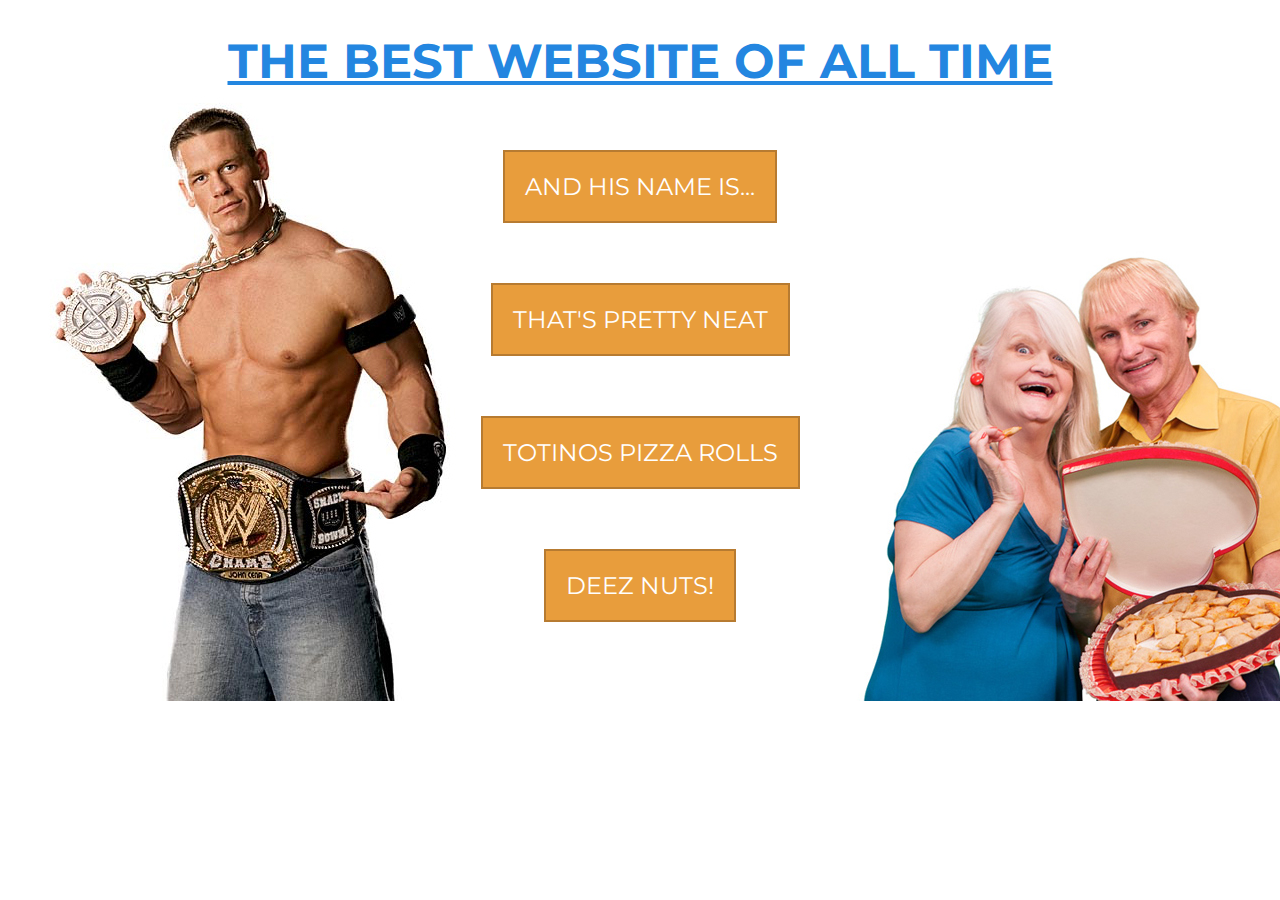
<file: index.html>
<!DOCTYPE html>
<html>
<head>
    <title>Practice</title>
    <link href='https://fonts.googleapis.com/css?family=Montserrat:400,700' rel='stylesheet' type='text/css'>
    <meta http-equiv="Content-Type" content="text/html; charset=UTF-8" />
    <link rel="stylesheet" type="text/css" href="style.css">
    <script src="https://ajax.googleapis.com/ajax/libs/jquery/1.11.3/jquery.min.js"></script>
</head>
<body>
<h1 id="logo">The Best Website Of All Time</h1>
<div id='boom1'>
<button>And His Name Is...</button>
</div>
<div id='boom2'>
<button>That's Pretty Neat</button>
</div>
<div id='boom3'>
<button>Totinos Pizza rolls</button>
</div>
<div id='boom4'>
<button>Deez Nuts!</button>
</div>
    
<audio id="jcena" preload="auto">
    <source src="http://www.myinstants.com/media/sounds/and-his-name-is-john-cena-1.mp3"></source>
</audio>
    
<audio id="neat" preload="auto">
    <source src="http://www.myinstants.com/media/sounds/how-neat-is-that.mp3"></source>
</audio>

<audio id="rolls" preload="auto">
    <source src='pizzaboy.mp3'></source>
</audio>

<audio id="nuts" preload="auto">
    <source src="http://www.myinstants.com/media/sounds/deez-nuts-got-eem-original-vine-mp3cut.mp3"></source>
</audio>
       

    <script type="text/javascript">
        var cena = $('#jcena')[0];
        var neato = $('#neat')[0];
        var pizza = $('#rolls')[0];
        var deez = $('#nuts')[0];
        $('document').ready(function() {
            $('#boom1').click(function() {
                cena.play();
            });
        });
        $('document').ready(function() {
            $('#boom2').click(function() {
                neato.play();
            });
        });
        $('document').ready(function() {
            $('#boom3').click(function() {
                pizza.play();
            });
        });
        $('document').ready(function() {
            $('#boom4').click(function() {
                deez.play();
            });
        });
            
    </script>
    
</body>
</html>
</file>
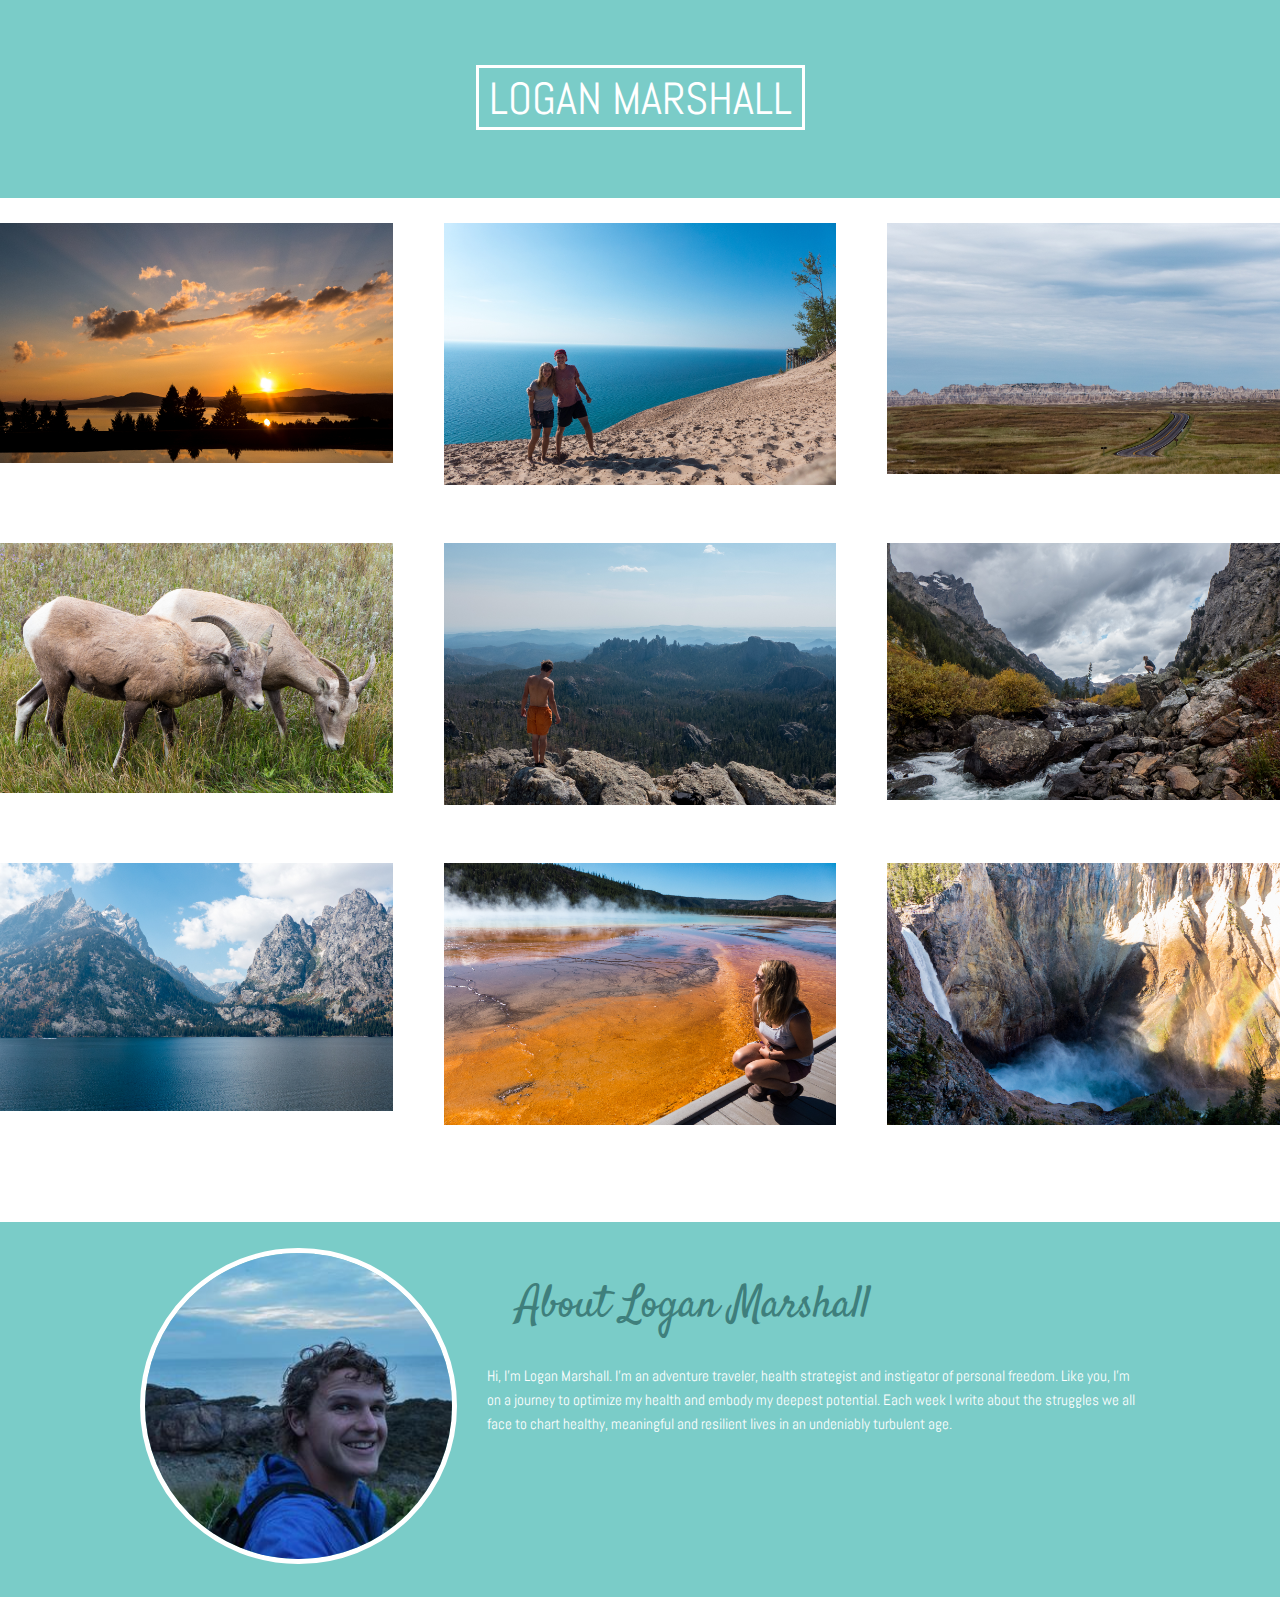
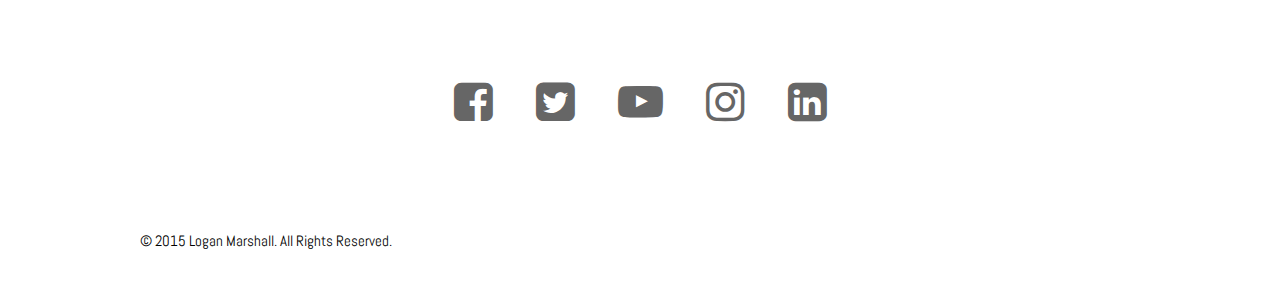
<file: responsive/index.html>
<!DOCTYPE html>
<html lang="en">
<head>

  <!-- Basic Page Needs
  –––––––––––––––––––––––––––––––––––––––––––––––––– -->
  <meta charset="utf-8">
  <title>Logan Marshall | Do Epic Shit</title>
  <meta name="description" content="Portfolio for photographer Logan Marshall">
  <meta name="author" content="Logan Marshall">

  <!-- Mobile Specific Metas
  –––––––––––––––––––––––––––––––––––––––––––––––––– -->
  <meta name="viewport" content="width=device-width, initial-scale=1">

  <!-- FONT
  –––––––––––––––––––––––––––––––––––––––––––––––––– -->
  <link href='https://fonts.googleapis.com/css?family=Abel' rel='stylesheet' type='text/css'>
  <link href='https://fonts.googleapis.com/css?family=Satisfy' rel='stylesheet' type='text/css'>

  <!-- CSS
  –––––––––––––––––––––––––––––––––––––––––––––––––– -->
  <link rel="stylesheet" href="css/normalize.css">
  <link rel="stylesheet" href="css/skeleton.css">
  <link rel="stylesheet" href="css/style.css">
  <link rel="stylesheet" href="https://maxcdn.bootstrapcdn.com/font-awesome/4.4.0/css/font-awesome.min.css">
  <link rel="stylesheet" href="css/popup.css">
    
  <!-- Scripts
  –––––––––––––––––––––––––––––––––––––––––––––––––– -->
  <script src="https://ajax.googleapis.com/ajax/libs/jquery/2.1.3/jquery.min.js"></script>

  <!-- Favicon
  –––––––––––––––––––––––––––––––––––––––––––––––––– -->
  <link rel="icon" type="image/png" href="images/favicon.png">

</head>
    
<body>

<header class="main_nav green">
    <div class="container">
        <div class="twelve columns">
            <div class="logo"><a href="#">LOGAN MARSHALL</a></div>
        </div>
    </div>
</header>
    
<div class="container_main">
    
    <div class="row">
        <div class="four columns portfolio">
            <a class="image-link" href="images/rangeley.jpg"><img src="images/rangeley.jpg"/></a>
        </div>
        <div class="four columns portfolio">
             <a class="image-link" href="images/dunes.jpg"><img src="images/dunes.jpg"/></a>
        </div>
        <div class="four columns portfolio">
            <a class="image-link" href="images/badlands.jpg"><img src="images/badlands.jpg"/></a>
        </div>
    </div>
    
    <div class="row">
        <div class="four columns portfolio">
            <a class="image-link" href="images/sheep.jpg"><img src="images/sheep.jpg"/></a>
        </div>
        <div class="four columns portfolio">
            <a class="image-link" href="images/blackhills.jpg"><img src="images/blackhills.jpg"/></a>
        </div>
        <div class="four columns portfolio">
            <a class="image-link" href="images/tetons.jpg"><img src="images/tetons.jpg"/></a>
        </div>
    </div>
    
    <div class="row" style="margin-bottom: 5%">
        <div class="four columns portfolio">
            <a class="image-link" href="images/lake.jpg"><img src="images/lake.jpg"/></a>
        </div>
        <div class="four columns portfolio">
            <a class="image-link" href="images/pools.jpg"><img src="images/pools.jpg"/></a>
        </div>
        <div class="four columns portfolio">
            <a class="image-link" href="images/yellow.jpg"><img src="images/yellow.jpg"/></a>
        </div>
    </div>
    
</div> <!--CONTAINER-->
    
<div class="row green">
    <div class="container">
        <div class="four columns">
            <img class="avatar" src="images/Logan.jpg"/>
        </div>
        <div class="eight columns">
            <h2 class="bio">About Logan Marshall</h2>
            <p class="bio">Hi, I'm Logan Marshall. I'm an adventure traveler, health strategist and instigator of personal freedom. Like you, I'm on a journey to optimize my health and embody my deepest potential. Each week I write about the struggles we all face to chart healthy, meaningful and resilient lives in an undeniably turbulent age.</p>
        </div>
    </div>
</div> <!--GREEN FEATURE ROW--> 
    
<footer>
    <div class="container">
        <div class="row twelve columns">
            <ul class="social">
                <li class="facebook"><a href="#"><i class="fa fa-facebook-square"></i></a></li>
                <li class="twitter"><a href="#"><i class="fa fa-twitter-square"></i></a></li>
                <li class="youtube"><a href="#"><i class="fa fa-youtube-play"></i></a></li>
                <li class="instagram"><a href="#"><i class="fa fa-instagram"></i></a></li>
                <li class="linked-in"><a href="#"><i class="fa fa-linkedin-square"></i></a></li>
            </ul>
        </div>
        <div class="row twelve columns">
            <p class="copyright">&copy; 2015 Logan Marshall. All Rights Reserved.</p>
        </div>
    </div>
</footer>  
    
    
<!-- End Document
  –––––––––––––––––––––––––––––––––––––––––––––––––– -->
<script src="scripts/magnific-popup.js"></script>
<script type="text/javascript">
    // Initialize popup as usual
$('.image-link').magnificPopup({
  type: 'image',
  mainClass: 'mfp-with-zoom', // this class is for CSS animation below

  zoom: {
    enabled: true, // By default it's false, so don't forget to enable it

    duration: 300, // duration of the effect, in milliseconds
    easing: 'ease-in-out', // CSS transition easing function

    // The "opener" function should return the element from which popup will be zoomed in
    // and to which popup will be scaled down
    // By defailt it looks for an image tag:
    opener: function(openerElement) {
      // openerElement is the element on which popup was initialized, in this case its <a> tag
      // you don't need to add "opener" option if this code matches your needs, it's defailt one.
      return openerElement.is('img') ? openerElement : openerElement.find('img');
    }
  }

});
</script>
</body>
</html>
</file>
<file: style.css>
@charset "UTF-8";

body {
    background-image: url("epic.jpg");
    background-repeat: no-repeat;
}

.bg2 
{
  background-image: url(/another/image/url/there.jpg);
}

#knock {
    text-align: center;
    margin-top: 20%;
}

#boom1, #boom2, #boom3, #boom4 {
    text-align: center;
    margin-top: 60px;
}

#logo {
    text-align: center;
    text-transform: uppercase;
    color: #2386E0;
    font-family: 'Montserrat', sans-serif;
    font-weight: 700;
    text-decoration: underline;
    font-size: 3em;
}

button {
    border: 2px solid #b77b31;
    outline: 0;
    font-size: 1.5em;
    background-color: #E89D3C;
    padding: 20px;
    text-transform: uppercase;
    color: #fff;
    font-family: 'Montserrat', sans-serif;
}

button:hover {
    background-color: #b77b31;
}
</file>
<file: responsive/css/skeleton.css>
/*
* Skeleton V2.0.4
* Copyright 2014, Dave Gamache
* www.getskeleton.com
* Free to use under the MIT license.
* http://www.opensource.org/licenses/mit-license.php
* 12/29/2014
*/


/* Table of contents
––––––––––––––––––––––––––––––––––––––––––––––––––
- Grid
- Base Styles
- Typography
- Links
- Buttons
- Forms
- Lists
- Code
- Tables
- Spacing
- Utilities
- Clearing
- Media Queries
*/


/* Grid
–––––––––––––––––––––––––––––––––––––––––––––––––– */
.container {
  position: relative;
  width: 100%;
  max-width: 1000px;
  margin: 0 auto;
  padding: 0 20px;
  box-sizing: border-box; }
.column,
.columns {
  width: 100%;
  float: left;
  box-sizing: border-box; }

/* For devices larger than 400px */
@media (min-width: 400px) {
  .container {
    width: 85%;
    padding: 0; }
}

/* For devices larger than 550px */
@media (min-width: 550px) {
  .container {
    width: 80%; }
  .column,
  .columns {
    margin-left: 4%; }
  .column:first-child,
  .columns:first-child {
    margin-left: 0; }

  .one.column,
  .one.columns                    { width: 4.66666666667%; }
  .two.columns                    { width: 13.3333333333%; }
  .three.columns                  { width: 22%;            }
  .four.columns                   { width: 30.6666666667%; }
  .five.columns                   { width: 39.3333333333%; }
  .six.columns                    { width: 48%;            }
  .seven.columns                  { width: 56.6666666667%; }
  .eight.columns                  { width: 65.3333333333%; }
  .nine.columns                   { width: 74.0%;          }
  .ten.columns                    { width: 82.6666666667%; }
  .eleven.columns                 { width: 91.3333333333%; }
  .twelve.columns                 { width: 100%; margin-left: 0; }

  .one-third.column               { width: 30.6666666667%; }
  .two-thirds.column              { width: 65.3333333333%; }

  .one-half.column                { width: 48%; }

  /* Offsets */
  .offset-by-one.column,
  .offset-by-one.columns          { margin-left: 8.66666666667%; }
  .offset-by-two.column,
  .offset-by-two.columns          { margin-left: 17.3333333333%; }
  .offset-by-three.column,
  .offset-by-three.columns        { margin-left: 26%;            }
  .offset-by-four.column,
  .offset-by-four.columns         { margin-left: 34.6666666667%; }
  .offset-by-five.column,
  .offset-by-five.columns         { margin-left: 43.3333333333%; }
  .offset-by-six.column,
  .offset-by-six.columns          { margin-left: 52%;            }
  .offset-by-seven.column,
  .offset-by-seven.columns        { margin-left: 60.6666666667%; }
  .offset-by-eight.column,
  .offset-by-eight.columns        { margin-left: 69.3333333333%; }
  .offset-by-nine.column,
  .offset-by-nine.columns         { margin-left: 78.0%;          }
  .offset-by-ten.column,
  .offset-by-ten.columns          { margin-left: 86.6666666667%; }
  .offset-by-eleven.column,
  .offset-by-eleven.columns       { margin-left: 95.3333333333%; }

  .offset-by-one-third.column,
  .offset-by-one-third.columns    { margin-left: 34.6666666667%; }
  .offset-by-two-thirds.column,
  .offset-by-two-thirds.columns   { margin-left: 69.3333333333%; }

  .offset-by-one-half.column,
  .offset-by-one-half.columns     { margin-left: 52%; }

}


/* Base Styles
–––––––––––––––––––––––––––––––––––––––––––––––––– */
/* NOTE
html is set to 62.5% so that all the REM measurements throughout Skeleton
are based on 10px sizing. So basically 1.5rem = 15px :) */
html {
  font-size: 62.5%; }
body {
  font-size: 1.5em; /* currently ems cause chrome bug misinterpreting rems on body element */
  line-height: 1.6;
  font-weight: 400;
  font-family: "Raleway", "HelveticaNeue", "Helvetica Neue", Helvetica, Arial, sans-serif;
  color: #222; }


/* Typography
–––––––––––––––––––––––––––––––––––––––––––––––––– */
h1, h2, h3, h4, h5, h6 {
  margin-top: 0;
  margin-bottom: 2rem;
  font-weight: 300; }
h1 { font-size: 4.0rem; line-height: 1.2;  letter-spacing: -.1rem;}
h2 { font-size: 3.6rem; line-height: 1.25; letter-spacing: -.1rem; }
h3 { font-size: 3.0rem; line-height: 1.3;  letter-spacing: -.1rem; }
h4 { font-size: 2.4rem; line-height: 1.35; letter-spacing: -.08rem; }
h5 { font-size: 1.8rem; line-height: 1.5;  letter-spacing: -.05rem; }
h6 { font-size: 1.5rem; line-height: 1.6;  letter-spacing: 0; }

/* Larger than phablet */
@media (min-width: 550px) {
  h1 { font-size: 5.0rem; }
  h2 { font-size: 4.2rem; }
  h3 { font-size: 3.6rem; }
  h4 { font-size: 3.0rem; }
  h5 { font-size: 2.4rem; }
  h6 { font-size: 1.5rem; }
}

p {
  margin-top: 0; }


/* Links
–––––––––––––––––––––––––––––––––––––––––––––––––– */
a {
  color: #1EAEDB; }
a:hover {
  color: #0FA0CE; }


/* Buttons
–––––––––––––––––––––––––––––––––––––––––––––––––– */
.button,
button,
input[type="submit"],
input[type="reset"],
input[type="button"] {
  display: inline-block;
  height: 38px;
  padding: 0 30px;
  color: #555;
  text-align: center;
  font-size: 11px;
  font-weight: 600;
  line-height: 38px;
  letter-spacing: .1rem;
  text-transform: uppercase;
  text-decoration: none;
  white-space: nowrap;
  background-color: transparent;
  border-radius: 4px;
  border: 1px solid #bbb;
  cursor: pointer;
  box-sizing: border-box; }
.button:hover,
button:hover,
input[type="submit"]:hover,
input[type="reset"]:hover,
input[type="button"]:hover,
.button:focus,
button:focus,
input[type="submit"]:focus,
input[type="reset"]:focus,
input[type="button"]:focus {
  color: #333;
  border-color: #888;
  outline: 0; }
.button.button-primary,
button.button-primary,
input[type="submit"].button-primary,
input[type="reset"].button-primary,
input[type="button"].button-primary {
  color: #FFF;
  background-color: #33C3F0;
  border-color: #33C3F0; }
.button.button-primary:hover,
button.button-primary:hover,
input[type="submit"].button-primary:hover,
input[type="reset"].button-primary:hover,
input[type="button"].button-primary:hover,
.button.button-primary:focus,
button.button-primary:focus,
input[type="submit"].button-primary:focus,
input[type="reset"].button-primary:focus,
input[type="button"].button-primary:focus {
  color: #FFF;
  background-color: #1EAEDB;
  border-color: #1EAEDB; }


/* Forms
–––––––––––––––––––––––––––––––––––––––––––––––––– */
input[type="email"],
input[type="number"],
input[type="search"],
input[type="text"],
input[type="tel"],
input[type="url"],
input[type="password"],
textarea,
select {
  height: 38px;
  padding: 6px 10px; /* The 6px vertically centers text on FF, ignored by Webkit */
  background-color: #fff;
  border: 1px solid #D1D1D1;
  border-radius: 4px;
  box-shadow: none;
  box-sizing: border-box; }
/* Removes awkward default styles on some inputs for iOS */
input[type="email"],
input[type="number"],
input[type="search"],
input[type="text"],
input[type="tel"],
input[type="url"],
input[type="password"],
textarea {
  -webkit-appearance: none;
     -moz-appearance: none;
          appearance: none; }
textarea {
  min-height: 65px;
  padding-top: 6px;
  padding-bottom: 6px; }
input[type="email"]:focus,
input[type="number"]:focus,
input[type="search"]:focus,
input[type="text"]:focus,
input[type="tel"]:focus,
input[type="url"]:focus,
input[type="password"]:focus,
textarea:focus,
select:focus {
  border: 1px solid #33C3F0;
  outline: 0; }
label,
legend {
  display: block;
  margin-bottom: .5rem;
  font-weight: 600; }
fieldset {
  padding: 0;
  border-width: 0; }
input[type="checkbox"],
input[type="radio"] {
  display: inline; }
label > .label-body {
  display: inline-block;
  margin-left: .5rem;
  font-weight: normal; }


/* Lists
–––––––––––––––––––––––––––––––––––––––––––––––––– */
ul {
  list-style: circle inside; }
ol {
  list-style: decimal inside; }
ol, ul {
  padding-left: 0;
  margin-top: 0; }
ul ul,
ul ol,
ol ol,
ol ul {
  margin: 1.5rem 0 1.5rem 3rem;
  font-size: 90%; }
li {
  margin-bottom: 1rem; }


/* Code
–––––––––––––––––––––––––––––––––––––––––––––––––– */
code {
  padding: .2rem .5rem;
  margin: 0 .2rem;
  font-size: 90%;
  white-space: nowrap;
  background: #F1F1F1;
  border: 1px solid #E1E1E1;
  border-radius: 4px; }
pre > code {
  display: block;
  padding: 1rem 1.5rem;
  white-space: pre; }


/* Tables
–––––––––––––––––––––––––––––––––––––––––––––––––– */
th,
td {
  padding: 12px 15px;
  text-align: left;
  border-bottom: 1px solid #E1E1E1; }
th:first-child,
td:first-child {
  padding-left: 0; }
th:last-child,
td:last-child {
  padding-right: 0; }


/* Spacing
–––––––––––––––––––––––––––––––––––––––––––––––––– */
button,
.button {
  margin-bottom: 1rem; }
input,
textarea,
select,
fieldset {
  margin-bottom: 1.5rem; }
pre,
blockquote,
dl,
figure,
table,
p,
ul,
ol,
form {
  margin-bottom: 2.5rem; }


/* Utilities
–––––––––––––––––––––––––––––––––––––––––––––––––– */
.u-full-width {
  width: 100%;
  box-sizing: border-box; }
.u-max-full-width {
  max-width: 100%;
  box-sizing: border-box; }
.u-pull-right {
  float: right; }
.u-pull-left {
  float: left; }


/* Misc
–––––––––––––––––––––––––––––––––––––––––––––––––– */
hr {
  margin-top: 3rem;
  margin-bottom: 3.5rem;
  border-width: 0;
  border-top: 1px solid #E1E1E1; }


/* Clearing
–––––––––––––––––––––––––––––––––––––––––––––––––– */

/* Self Clearing Goodness */
.container:after,
.row:after,
.u-cf {
  content: "";
  display: table;
  clear: both; }


/* Media Queries
–––––––––––––––––––––––––––––––––––––––––––––––––– */
/*
Note: The best way to structure the use of media queries is to create the queries
near the relevant code. For example, if you wanted to change the styles for buttons
on small devices, paste the mobile query code up in the buttons section and style it
there.
*/


/* Larger than mobile */
@media (min-width: 400px) {}

/* Larger than phablet (also point when grid becomes active) */
@media (min-width: 550px) {}

/* Larger than tablet */
@media (min-width: 750px) {}

/* Larger than desktop */
@media (min-width: 1000px) {}

/* Larger than Desktop HD */
@media (min-width: 1200px) {}
</file>
<file: responsive/css/style.css>
/* Table Of Contents
-----------------------------------------------
- General Content
- Typography
- Header and Navigation
- Images and Media
- Footer
- Media Queries
----------------------------------------------- */

/* General Content
----------------------------------------------- */
.main {padding-top: 3%;}
.row {padding: 2% 0;}
.green{background-color: #7accc8;}

/* Typography
----------------------------------------------- */
body {
    font-family: 'Abel', sans-serif;
    font-size: 1.5em;
    color: #000;
}
    
h2 {
    font-family: 'Satisfy', cursive;
    font-size: 3em;
    margin: 0.67em;
}

h2.bio {color: #3f7f7c;}
p.bio {color: #fff;}

/* Header and Navigation
----------------------------------------------- */
header.main_nav {
    padding: 1% 0;
    display: block;
}

.logo {
    margin: 5% auto;
    text-align: center;
}

.logo a {
    font-size: 3em;
    color: #fff;
    text-decoration: none;
    border: 3px solid #fff;
    text-transform: uppercase;
    padding: 2px 10px 0 10px;
    margin: 0;
}

.logo a:hover {
    background-color: #fff;
    color: #7accc8;
}
    

/* Images and Media
----------------------------------------------- */
img {max-width: 100%;}

img.avatar {
    border-radius: 400px;
    border: 5px solid #fff;
}

img:hover {opacity: 0.8;}
    


/* Footer
----------------------------------------------- */

ul.social {
    display: block;
    margin: 5% 0;
    list-style-type: none;
    text-align: center;
}

ul.social li {
    font-size: 3em;
    display: inline;
    padding: 0 2%;
}

ul.social li a {
    color: #666;
}

ul.social li.facebook a:hover {
    color: rgb(59,89,152);
}
    
ul.social li.twitter a:hover {
    color: rgb(0,172,237);
}

ul.social li.youtube a:hover {
    color: rgb(187,0,0);
}


ul.social li.linked-in a:hover {
    color: rgb(0,123,182);
}

ul.social li.instagram a:hover {
    color: rgb(81,127,237);
}

/* Media Queries
----------------------------------------------- */
</file>
<file: responsive/css/popup.css>
/* Magnific Popup CSS */
.mfp-bg {
  top: 0;
  left: 0;
  width: 100%;
  height: 100%;
  z-index: 1042;
  overflow: hidden;
  position: fixed;
  background: #0b0b0b;
  opacity: 0.8;
  filter: alpha(opacity=80); }

.mfp-wrap {
  top: 0;
  left: 0;
  width: 100%;
  height: 100%;
  z-index: 1043;
  position: fixed;
  outline: none !important;
  -webkit-backface-visibility: hidden; }

.mfp-container {
  text-align: center;
  position: absolute;
  width: 100%;
  height: 100%;
  left: 0;
  top: 0;
  padding: 0 8px;
  -webkit-box-sizing: border-box;
  -moz-box-sizing: border-box;
  box-sizing: border-box; }

.mfp-container:before {
  content: '';
  display: inline-block;
  height: 100%;
  vertical-align: middle; }

.mfp-align-top .mfp-container:before {
  display: none; }

.mfp-content {
  position: relative;
  display: inline-block;
  vertical-align: middle;
  margin: 0 auto;
  text-align: left;
  z-index: 1045; }

.mfp-inline-holder .mfp-content,
.mfp-ajax-holder .mfp-content {
  width: 100%;
  cursor: auto; }

.mfp-ajax-cur {
  cursor: progress; }

.mfp-zoom-out-cur, .mfp-zoom-out-cur .mfp-image-holder .mfp-close {
  cursor: -moz-zoom-out;
  cursor: -webkit-zoom-out;
  cursor: zoom-out; }

.mfp-zoom {
  cursor: pointer;
  cursor: -webkit-zoom-in;
  cursor: -moz-zoom-in;
  cursor: zoom-in; }

.mfp-auto-cursor .mfp-content {
  cursor: auto; }

.mfp-close,
.mfp-arrow,
.mfp-preloader,
.mfp-counter {
  -webkit-user-select: none;
  -moz-user-select: none;
  user-select: none; }

.mfp-loading.mfp-figure {
  display: none; }

.mfp-hide {
  display: none !important; }

.mfp-preloader {
  color: #CCC;
  position: absolute;
  top: 50%;
  width: auto;
  text-align: center;
  margin-top: -0.8em;
  left: 8px;
  right: 8px;
  z-index: 1044; }
  .mfp-preloader a {
    color: #CCC; }
    .mfp-preloader a:hover {
      color: #FFF; }

.mfp-s-ready .mfp-preloader {
  display: none; }

.mfp-s-error .mfp-content {
  display: none; }

button.mfp-close,
button.mfp-arrow {
  overflow: visible;
  cursor: pointer;
  background: transparent;
  border: 0;
  -webkit-appearance: none;
  display: block;
  outline: none;
  padding: 0;
  z-index: 1046;
  -webkit-box-shadow: none;
  box-shadow: none; }

button::-moz-focus-inner {
  padding: 0;
  border: 0; }

.mfp-close {
  width: 44px;
  height: 44px;
  line-height: 44px;
  position: absolute;
  right: 0;
  top: 0;
  text-decoration: none;
  text-align: center;
  opacity: 0.65;
  filter: alpha(opacity=65);
  padding: 0 0 18px 10px;
  color: #FFF;
  font-style: normal;
  font-size: 28px;
  font-family: Arial, Baskerville, monospace; }
  .mfp-close:hover,
  .mfp-close:focus {
    opacity: 1;
    filter: alpha(opacity=100); }
  .mfp-close:active {
    top: 1px; }

.mfp-close-btn-in .mfp-close {
  color: #333; }

.mfp-image-holder .mfp-close,
.mfp-iframe-holder .mfp-close {
  color: #FFF;
  right: -6px;
  text-align: right;
  padding-right: 6px;
  width: 100%; }

.mfp-counter {
  position: absolute;
  top: 0;
  right: 0;
  color: #CCC;
  font-size: 12px;
  line-height: 18px;
  white-space: nowrap; }

.mfp-arrow {
  position: absolute;
  opacity: 0.65;
  filter: alpha(opacity=65);
  margin: 0;
  top: 50%;
  margin-top: -55px;
  padding: 0;
  width: 90px;
  height: 110px;
  -webkit-tap-highlight-color: transparent; }
  .mfp-arrow:active {
    margin-top: -54px; }
  .mfp-arrow:hover,
  .mfp-arrow:focus {
    opacity: 1;
    filter: alpha(opacity=100); }
  .mfp-arrow:before,
  .mfp-arrow:after,
  .mfp-arrow .mfp-b,
  .mfp-arrow .mfp-a {
    content: '';
    display: block;
    width: 0;
    height: 0;
    position: absolute;
    left: 0;
    top: 0;
    margin-top: 35px;
    margin-left: 35px;
    border: medium inset transparent; }
  .mfp-arrow:after,
  .mfp-arrow .mfp-a {
    border-top-width: 13px;
    border-bottom-width: 13px;
    top: 8px; }
  .mfp-arrow:before,
  .mfp-arrow .mfp-b {
    border-top-width: 21px;
    border-bottom-width: 21px;
    opacity: 0.7; }

.mfp-arrow-left {
  left: 0; }
  .mfp-arrow-left:after,
  .mfp-arrow-left .mfp-a {
    border-right: 17px solid #FFF;
    margin-left: 31px; }
  .mfp-arrow-left:before,
  .mfp-arrow-left .mfp-b {
    margin-left: 25px;
    border-right: 27px solid #3F3F3F; }

.mfp-arrow-right {
  right: 0; }
  .mfp-arrow-right:after,
  .mfp-arrow-right .mfp-a {
    border-left: 17px solid #FFF;
    margin-left: 39px; }
  .mfp-arrow-right:before,
  .mfp-arrow-right .mfp-b {
    border-left: 27px solid #3F3F3F; }

.mfp-iframe-holder {
  padding-top: 40px;
  padding-bottom: 40px; }
  .mfp-iframe-holder .mfp-content {
    line-height: 0;
    width: 100%;
    max-width: 900px; }
  .mfp-iframe-holder .mfp-close {
    top: -40px; }

.mfp-iframe-scaler {
  width: 100%;
  height: 0;
  overflow: hidden;
  padding-top: 56.25%; }
  .mfp-iframe-scaler iframe {
    position: absolute;
    display: block;
    top: 0;
    left: 0;
    width: 100%;
    height: 100%;
    box-shadow: 0 0 8px rgba(0, 0, 0, 0.6);
    background: #000; }

/* Main image in popup */
img.mfp-img {
  width: auto;
  max-width: 100%;
  height: auto;
  display: block;
  line-height: 0;
  -webkit-box-sizing: border-box;
  -moz-box-sizing: border-box;
  box-sizing: border-box;
  padding: 40px 0 40px;
  margin: 0 auto; }

/* The shadow behind the image */
.mfp-figure {
  line-height: 0; }
  .mfp-figure:after {
    content: '';
    position: absolute;
    left: 0;
    top: 40px;
    bottom: 40px;
    display: block;
    right: 0;
    width: auto;
    height: auto;
    z-index: -1;
    box-shadow: 0 0 8px rgba(0, 0, 0, 0.6);
    background: #444; }
  .mfp-figure small {
    color: #BDBDBD;
    display: block;
    font-size: 12px;
    line-height: 14px; }
  .mfp-figure figure {
    margin: 0; }

.mfp-bottom-bar {
  margin-top: -36px;
  position: absolute;
  top: 100%;
  left: 0;
  width: 100%;
  cursor: auto; }

.mfp-title {
  text-align: left;
  line-height: 18px;
  color: #F3F3F3;
  word-wrap: break-word;
  padding-right: 36px; }

.mfp-image-holder .mfp-content {
  max-width: 100%; }

.mfp-gallery .mfp-image-holder .mfp-figure {
  cursor: pointer; }

@media screen and (max-width: 800px) and (orientation: landscape), screen and (max-height: 300px) {
  /**
       * Remove all paddings around the image on small screen
       */
  .mfp-img-mobile .mfp-image-holder {
    padding-left: 0;
    padding-right: 0; }
  .mfp-img-mobile img.mfp-img {
    padding: 0; }
  .mfp-img-mobile .mfp-figure:after {
    top: 0;
    bottom: 0; }
  .mfp-img-mobile .mfp-figure small {
    display: inline;
    margin-left: 5px; }
  .mfp-img-mobile .mfp-bottom-bar {
    background: rgba(0, 0, 0, 0.6);
    bottom: 0;
    margin: 0;
    top: auto;
    padding: 3px 5px;
    position: fixed;
    -webkit-box-sizing: border-box;
    -moz-box-sizing: border-box;
    box-sizing: border-box; }
    .mfp-img-mobile .mfp-bottom-bar:empty {
      padding: 0; }
  .mfp-img-mobile .mfp-counter {
    right: 5px;
    top: 3px; }
  .mfp-img-mobile .mfp-close {
    top: 0;
    right: 0;
    width: 35px;
    height: 35px;
    line-height: 35px;
    background: rgba(0, 0, 0, 0.6);
    position: fixed;
    text-align: center;
    padding: 0; } }

@media all and (max-width: 900px) {
  .mfp-arrow {
    -webkit-transform: scale(0.75);
    transform: scale(0.75); }
  .mfp-arrow-left {
    -webkit-transform-origin: 0;
    transform-origin: 0; }
  .mfp-arrow-right {
    -webkit-transform-origin: 100%;
    transform-origin: 100%; }
  .mfp-container {
    padding-left: 6px;
    padding-right: 6px; } }

.mfp-ie7 .mfp-img {
  padding: 0; }

.mfp-ie7 .mfp-bottom-bar {
  width: 600px;
  left: 50%;
  margin-left: -300px;
  margin-top: 5px;
  padding-bottom: 5px; }

.mfp-ie7 .mfp-container {
  padding: 0; }

.mfp-ie7 .mfp-content {
  padding-top: 44px; }

.mfp-ie7 .mfp-close {
  top: 0;
  right: 0;
  padding-top: 0; }

.mfp-with-zoom .mfp-container,
.mfp-with-zoom.mfp-bg {
  opacity: 0;
  -webkit-backface-visibility: hidden;
  /* ideally, transition speed should match zoom duration */
  -webkit-transition: all 0.3s ease-out;
  -moz-transition: all 0.3s ease-out;
  -o-transition: all 0.3s ease-out;
  transition: all 0.3s ease-out;
}

.mfp-with-zoom.mfp-ready .mfp-container {
    opacity: 1;
}
.mfp-with-zoom.mfp-ready.mfp-bg {
    opacity: 0.8;
}

.mfp-with-zoom.mfp-removing .mfp-container,
.mfp-with-zoom.mfp-removing.mfp-bg {
  opacity: 0;
}
</file>
